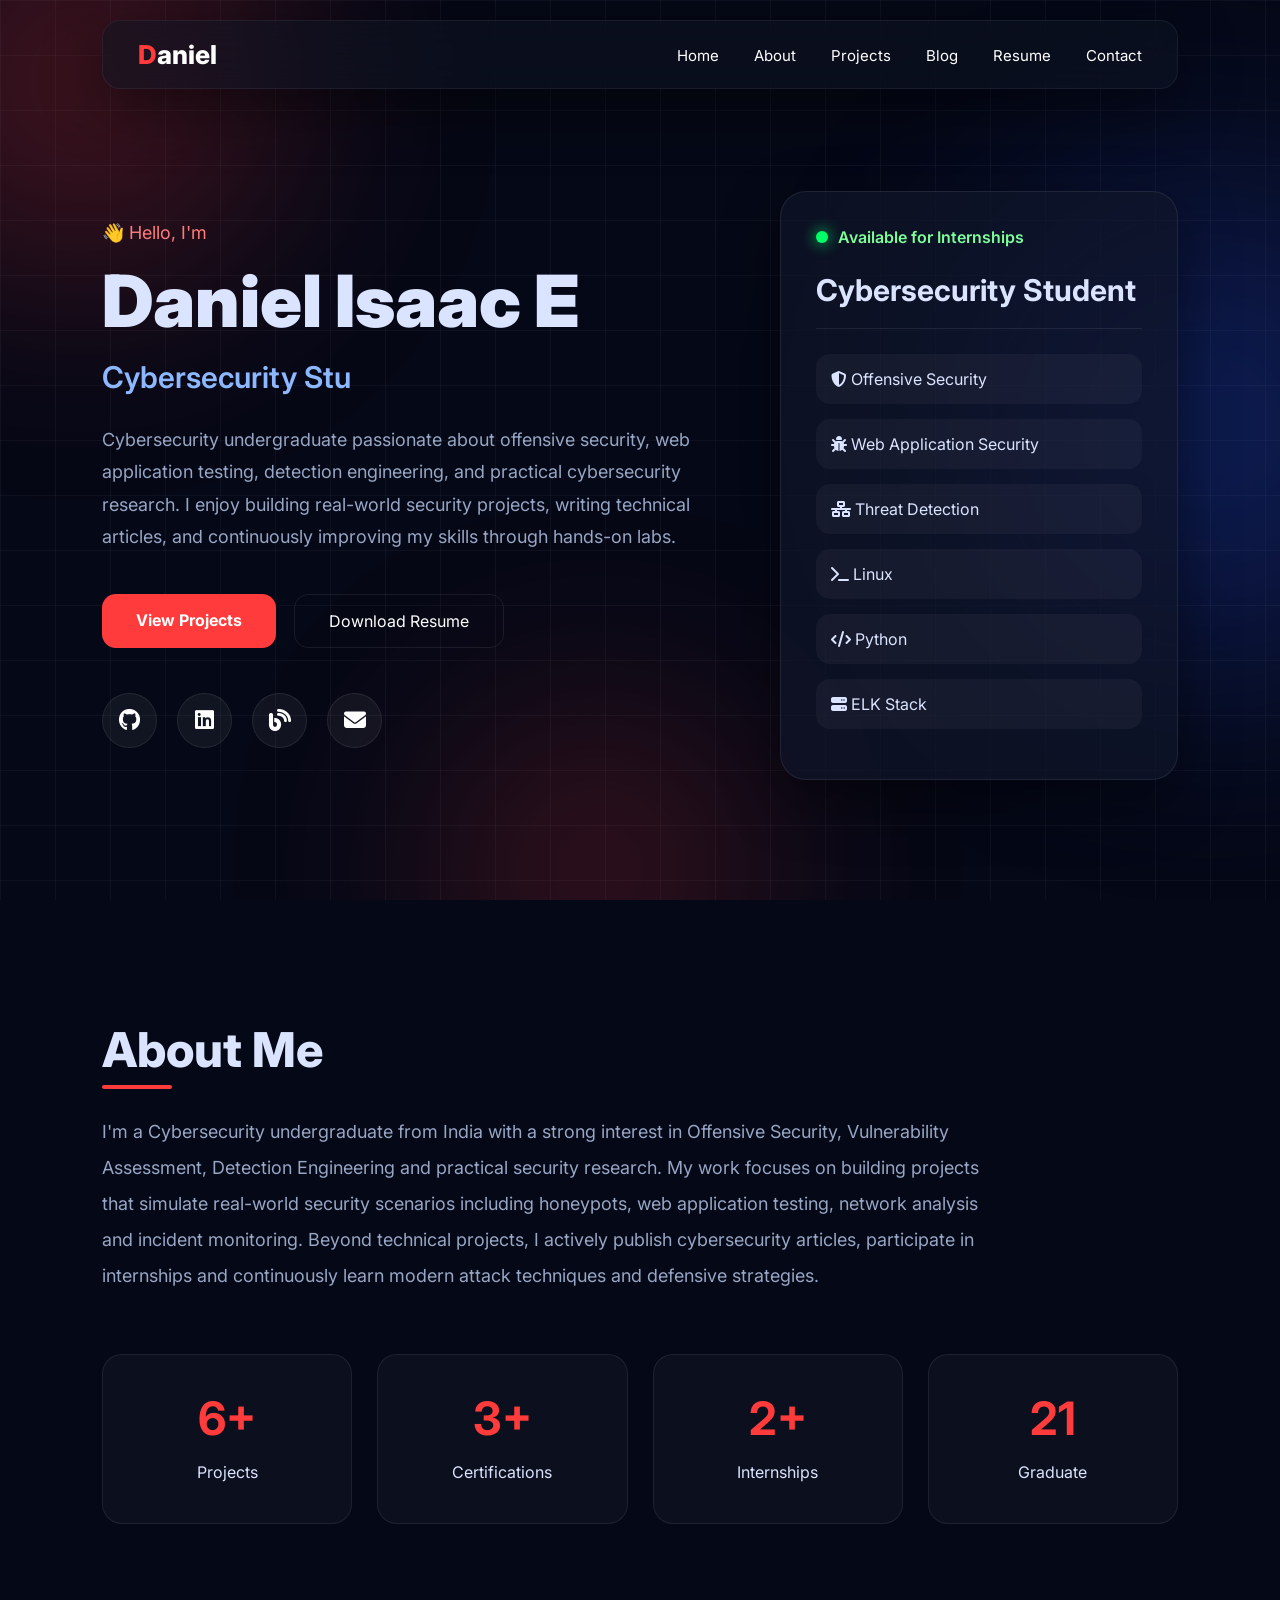
<file: index.html>
<!DOCTYPE html>
<html lang="en">

<head>

<meta charset="UTF-8">
<meta name="viewport" content="width=device-width, initial-scale=1.0">

<meta name="google-site-verification" content="sTrqC_Qj2gECZqpK-mZM0zkvtOZg_Ij6gbrSzOxez-8" />

<title>Daniel Isaac E | Cybersecurity Portfolio</title>

<meta name="description"
content="Daniel Isaac E - Cybersecurity student specializing in Offensive Security, Web Application Security, Threat Detection and Security Research.">

<meta name="keywords"
content="Cybersecurity, Penetration Testing, Ethical Hacking, Burp Suite, Nmap, ELK Stack, Raspberry Pi, Daniel Isaac">

<meta name="author"
content="Daniel Isaac E">

<meta property="og:title"
content="Daniel Isaac E | Cybersecurity Portfolio">

<meta property="og:description"
content="Cybersecurity Portfolio showcasing projects, blogs, certifications and research.">

<meta property="og:type"
content="website">

<meta name="theme-color"
content="#0d1117">

<link rel="stylesheet"
href="assets/css/style.css">

<link rel="preconnect"
href="https://fonts.googleapis.com">

<link rel="preconnect"
href="https://fonts.gstatic.com"
crossorigin>

<link href="https://fonts.googleapis.com/css2?family=Inter:wght@300;400;500;600;700;800;900&display=swap"
rel="stylesheet">

<link rel="stylesheet"
href="https://cdnjs.cloudflare.com/ajax/libs/font-awesome/6.7.2/css/all.min.css">

</head>

<body>

<!-- Loading Screen -->

<div id="loader">

<div class="loader-logo">

D

</div>

<p>Loading Portfolio...</p>

</div>

<!-- Progress Bar -->

<div id="progressBar"></div>

<!-- Background -->

<div class="background">

<div class="grid"></div>

<div class="glow glow1"></div>

<div class="glow glow2"></div>

<div class="glow glow3"></div>

</div>

<!-- Navigation -->

<header>

<nav class="navbar">

<div class="logo">

<span>D</span>aniel

</div>

<ul>

<li><a href="#home">Home</a></li>

<li><a href="#about">About</a></li>

<li><a href="projects.html">Projects</a></li>

<li><a href="blog.html">Blog</a></li>

<li><a href="resume.html">Resume</a></li>

<li><a href="#contact">Contact</a></li>

</ul>

<div class="menu-btn">

<i class="fa-solid fa-bars"></i>

</div>

</nav>

</header>

<!-- HERO -->

<section id="home"
class="hero">

<div class="hero-left">

<p class="small-title">

👋 Hello, I'm

</p>

<h1>

Daniel Isaac E

</h1>

<h2>

<span id="typing"></span>

</h2>

<p class="hero-text">

Cybersecurity undergraduate passionate about offensive security,
web application testing, detection engineering,
and practical cybersecurity research.

I enjoy building real-world security projects,
writing technical articles,
and continuously improving my skills through hands-on labs.

</p>

<div class="hero-buttons">

<a href="projects.html"
class="primary-btn">

View Projects

</a>

<a href="assets/Daniel Resume.pdf"
download
class="secondary-btn">

Download Resume

</a>

</div>

<div class="socials">

<a href="https://github.com/Daniel-Isaac-E"
target="_blank">

<i class="fab fa-github"></i>

</a>

<a href="https://www.linkedin.com/in/daniel-isaac-e/"
target="_blank">

<i class="fab fa-linkedin"></i>

</a>

<a href="https://danielisaace.hashnode.dev/"
target="_blank">

<i class="fa-solid fa-blog"></i>

</a>

<a href="mailto:connectme.daniel@gmail.com">

<i class="fa-solid fa-envelope"></i>

</a>

</div>

</div>

<div class="hero-right">

<div class="hero-card">

<div class="status">

<div class="dot"></div>

Available for Internships

</div>

<h3>

Cybersecurity Student

</h3>

<div class="line"></div>

<div class="skill">

<i class="fa-solid fa-shield-halved"></i>

Offensive Security

</div>

<div class="skill">

<i class="fa-solid fa-bug"></i>

Web Application Security

</div>

<div class="skill">

<i class="fa-solid fa-network-wired"></i>

Threat Detection

</div>

<div class="skill">

<i class="fa-solid fa-terminal"></i>

Linux

</div>

<div class="skill">

<i class="fa-solid fa-code"></i>

Python

</div>

<div class="skill">

<i class="fa-solid fa-server"></i>

ELK Stack

</div>

</div>

</div>

</section>

<!-- ABOUT -->

<section
id="about"
class="about">

<h2>

About Me

</h2>

<p>

I'm a Cybersecurity undergraduate from India with a strong interest
in Offensive Security, Vulnerability Assessment,
Detection Engineering and practical security research.

My work focuses on building projects that simulate real-world
security scenarios including honeypots,
web application testing,
network analysis and incident monitoring.

Beyond technical projects,
I actively publish cybersecurity articles,
participate in internships
and continuously learn modern attack techniques
and defensive strategies.

</p>

<div class="stats">

<div>

<h3>6+</h3>

<p>Projects</p>

</div>

<div>

<h3>3+</h3>

<p>Certifications</p>

</div>

<div>

<h3>2+</h3>

<p>Internships</p>

</div>

<div>

<h3>2026</h3>

<p>Graduate</p>

</div>

</div>

</section>

<script src="assets/js/script.js"></script>

</body>

</html>
</file>
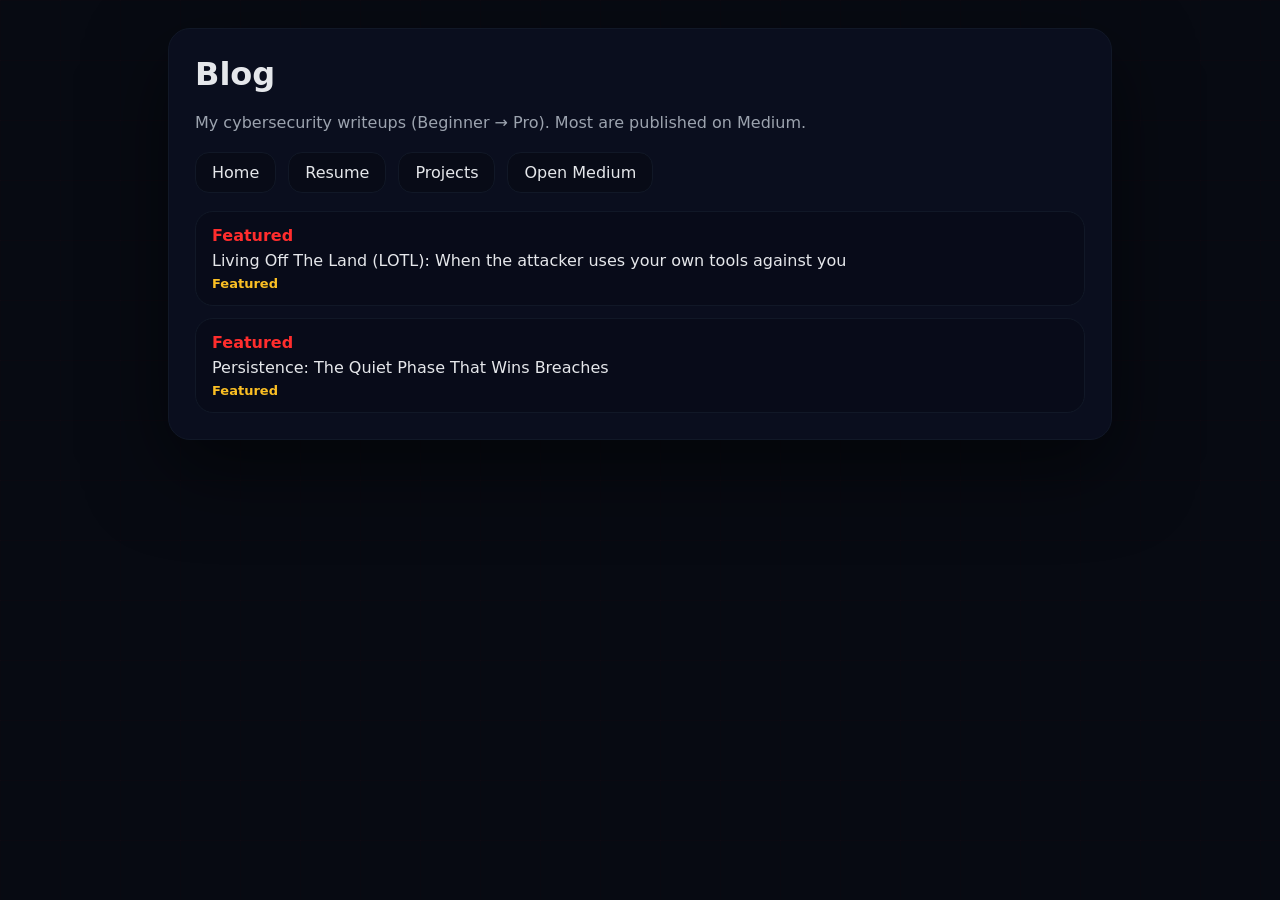
<file: blog.html>
<!doctype html>
<html lang="en">
<head>
<meta charset="UTF-8" />
<meta name="viewport" content="width=device-width, initial-scale=1.0" />
<title>Blog | Daniel Isaac E</title>

<style>
:root{
  --bg:#070a12; --card:#0b1020; --line:#111827;
  --text:#e5e7eb; --muted:#9ca3af; --red:#ff2d2d;
}
*{box-sizing:border-box}
body{margin:0;font-family:system-ui;background:var(--bg);color:var(--text);overflow-x:hidden}
.gridbg{
  position:fixed; inset:0; z-index:-1;
  background-image:
    linear-gradient(rgba(255,45,45,.10) 1px, transparent 1px),
    linear-gradient(90deg, rgba(255,45,45,.07) 1px, transparent 1px);
  background-size: 60px 60px;
  opacity:.18;
  animation: drift 18s linear infinite;
}
@keyframes drift{to{transform:translate3d(-60px,-60px,0)}}

.wrap{max-width:1000px;margin:auto;padding:28px}
.card{
  background:rgba(11,16,32,.92);
  border:1px solid var(--line);
  border-radius:22px;
  padding:26px;
  box-shadow:0 30px 80px rgba(0,0,0,.5);
}
.nav{display:flex;gap:12px;flex-wrap:wrap;margin:14px 0 18px}
a.btn{
  padding:10px 16px;border-radius:14px;
  border:1px solid var(--line);
  text-decoration:none;color:var(--text);
  background:rgba(0,0,0,.25);
  transition:.25s;
}
a.btn:hover{border-color:var(--red);transform:translateY(-2px)}
h1{margin:0}
p{color:var(--muted);line-height:1.7}
.list{margin-top:16px;display:grid;gap:12px}
.post{
  border:1px solid var(--line);
  border-radius:18px;
  padding:14px 16px;
  background:rgba(0,0,0,.18);
}
.post b{color:var(--red)}
.post a{color:var(--text);text-decoration:none}
.post a:hover{text-decoration:underline}
.small{color:var(--muted);font-size:13px;margin-top:6px}
.bad{color:#fbbf24;font-weight:700}
</style>
</head>

<body>
<div class="gridbg"></div>

<div class="wrap">
  <div class="card">
    <h1>Blog</h1>
    <p>My cybersecurity writeups (Beginner → Pro). Most are published on Medium.</p>

    <div class="nav">
      <a class="btn" href="/">Home</a>
      <a class="btn" href="/resume.html">Resume</a>
      <a class="btn" href="/projects.html">Projects</a>
      <a class="btn" href="https://danielisaace.medium.com/" target="_blank">Open Medium</a>
    </div>

    <div class="list" id="posts">
      <div class="post">
        <b>Loading latest posts…</b>
        <div class="small">If this takes too long, Medium feed may be blocked (fallback will appear).</div>
      </div>
    </div>
  </div>
</div>

<script>
// ✅ Reliable fallback posts (always show even if RSS is blocked)
const fallback = [
  {
    title: "Living Off The Land (LOTL): When the attacker uses your own tools against you",
    url: "https://danielisaace.medium.com/living-off-the-land-lotl-when-the-attacker-uses-your-own-tools-against-you-6a2abde89d28",
    note: "Featured"
  },
  {
    title: "Persistence: The Quiet Phase That Wins Breaches",
    url: "https://danielisaace.medium.com/persistence-the-quiet-phase-that-wins-breaches-fbbe7357bd81",
    note: "Featured"
  }
];

function showPosts(items, label="Latest") {
  const box = document.getElementById("posts");
  box.innerHTML = "";
  items.forEach(p => {
    const div = document.createElement("div");
    div.className = "post";
    div.innerHTML = `
      <div><b>${label}</b></div>
      <div style="margin-top:6px;">
        <a href="${p.url}" target="_blank">${p.title}</a>
      </div>
      <div class="small">${p.note ? `<span class="bad">${p.note}</span>` : ""}</div>
    `;
    box.appendChild(div);
  });
}

// Try RSS via a public RSS->JSON service (may work, if blocked fallback is used)
async function loadRSS() {
  try {
    const feedUrl = encodeURIComponent("https://medium.com/feed/@danielisaace");
    const api = `https://api.rss2json.com/v1/api.json?rss_url=${feedUrl}`;
    const res = await fetch(api);
    const data = await res.json();

    if (!data || !data.items || data.items.length === 0) throw new Error("No items");

    const latest = data.items.slice(0, 6).map(x => ({
      title: x.title,
      url: x.link,
      note: x.pubDate ? ("Published: " + x.pubDate.split(" ")[0]) : ""
    }));

    showPosts(latest, "Latest");
  } catch (e) {
    // fallback always works
    showPosts(fallback, "Featured");
  }
}

loadRSS();
</script>
</body>
</html>
</file>
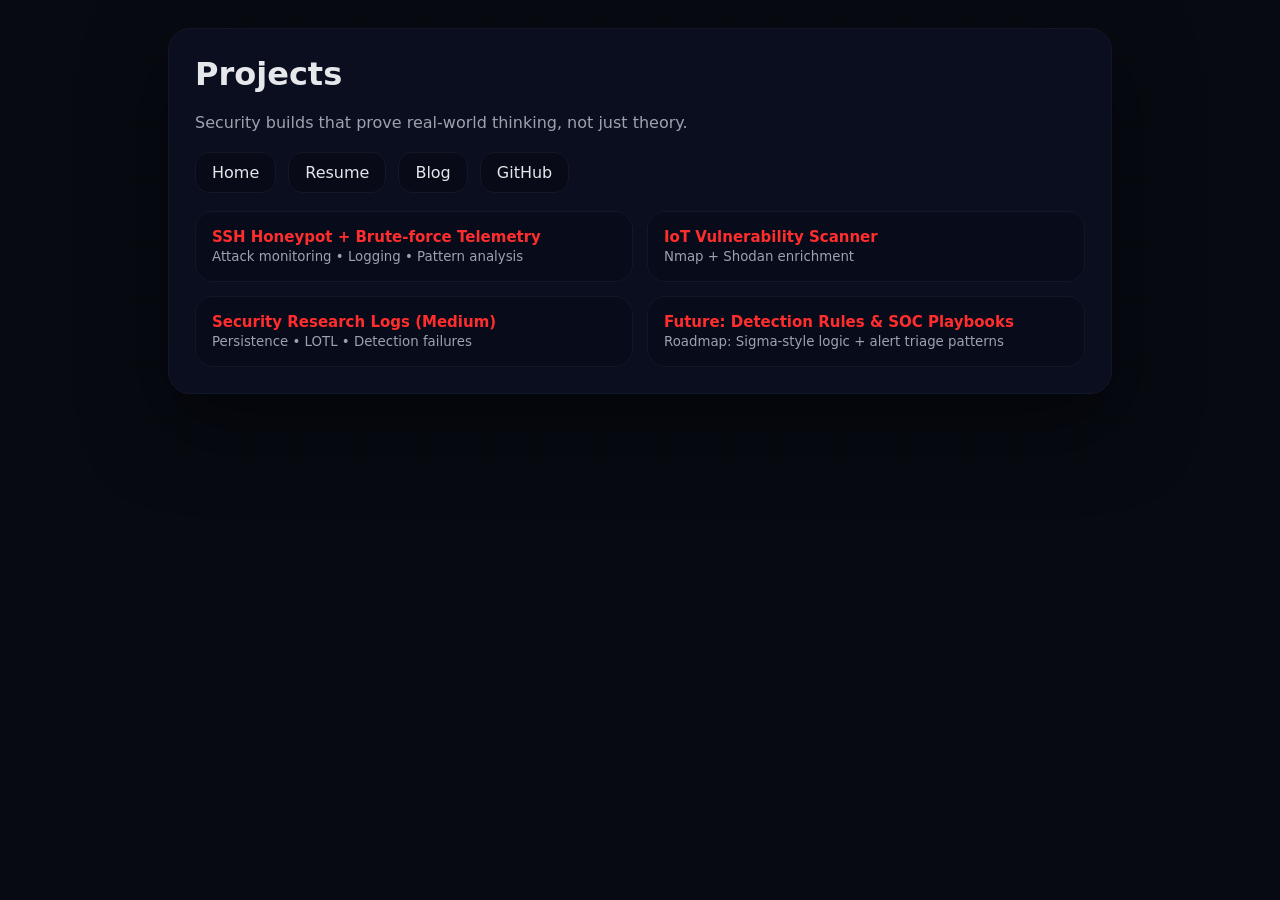
<file: projects.html>
<!doctype html>
<html lang="en">
<head>
<meta charset="UTF-8" />
<meta name="viewport" content="width=device-width, initial-scale=1.0" />
<title>Projects | Daniel Isaac E</title>

<style>
:root{
  --bg:#070a12; --card:#0b1020; --line:#111827;
  --text:#e5e7eb; --muted:#9ca3af; --red:#ff2d2d;
}
*{box-sizing:border-box}
body{margin:0;font-family:system-ui;background:var(--bg);color:var(--text);overflow-x:hidden}
.gridbg{
  position:fixed; inset:0; z-index:-1;
  background-image:
    linear-gradient(rgba(255,45,45,.10) 1px, transparent 1px),
    linear-gradient(90deg, rgba(255,45,45,.07) 1px, transparent 1px);
  background-size: 60px 60px;
  opacity:.18;
  animation: drift 18s linear infinite;
}
@keyframes drift{to{transform:translate3d(-60px,-60px,0)}}

.wrap{max-width:1000px;margin:auto;padding:28px}
.card{
  background:rgba(11,16,32,.92);
  border:1px solid var(--line);
  border-radius:22px;
  padding:26px;
  box-shadow:0 30px 80px rgba(0,0,0,.5);
}
.nav{display:flex;gap:12px;flex-wrap:wrap;margin:14px 0 18px}
a.btn{
  padding:10px 16px;border-radius:14px;
  border:1px solid var(--line);
  text-decoration:none;color:var(--text);
  background:rgba(0,0,0,.25);
  transition:.25s;
}
a.btn:hover{border-color:var(--red);transform:translateY(-2px)}
h1{margin:0}
p{color:var(--muted);line-height:1.7}
.grid{display:grid;grid-template-columns:repeat(2,1fr);gap:14px;margin-top:16px}
.proj{
  border:1px solid var(--line);
  background:rgba(0,0,0,.18);
  border-radius:18px;
  padding:16px;
  transition:.25s;
}
.proj:hover{border-color:rgba(255,45,45,.5);transform:translateY(-2px)}
.proj h3{margin:0;color:var(--red);font-size:15px}
.proj small{color:var(--muted)}
@media(max-width:900px){.grid{grid-template-columns:1fr}}
</style>
</head>

<body>
<div class="gridbg"></div>

<div class="wrap">
  <div class="card">
    <h1>Projects</h1>
    <p>Security builds that prove real-world thinking, not just theory.</p>

    <div class="nav">
      <a class="btn" href="/">Home</a>
      <a class="btn" href="/resume.html">Resume</a>
      <a class="btn" href="/blog.html">Blog</a>
      <a class="btn" href="https://github.com/Daniel-Isaac-E" target="_blank">GitHub</a>
    </div>

    <div class="grid">
      <div class="proj">
        <h3>SSH Honeypot + Brute-force Telemetry</h3>
        <small>Attack monitoring • Logging • Pattern analysis</small>
      </div>

      <div class="proj">
        <h3>IoT Vulnerability Scanner</h3>
        <small>Nmap + Shodan enrichment</small>
      </div>

      <div class="proj">
        <h3>Security Research Logs (Medium)</h3>
        <small>Persistence • LOTL • Detection failures</small>
      </div>

      <div class="proj">
        <h3>Future: Detection Rules & SOC Playbooks</h3>
        <small>Roadmap: Sigma-style logic + alert triage patterns</small>
      </div>
    </div>
  </div>
</div>
</body>
</html>
</file>
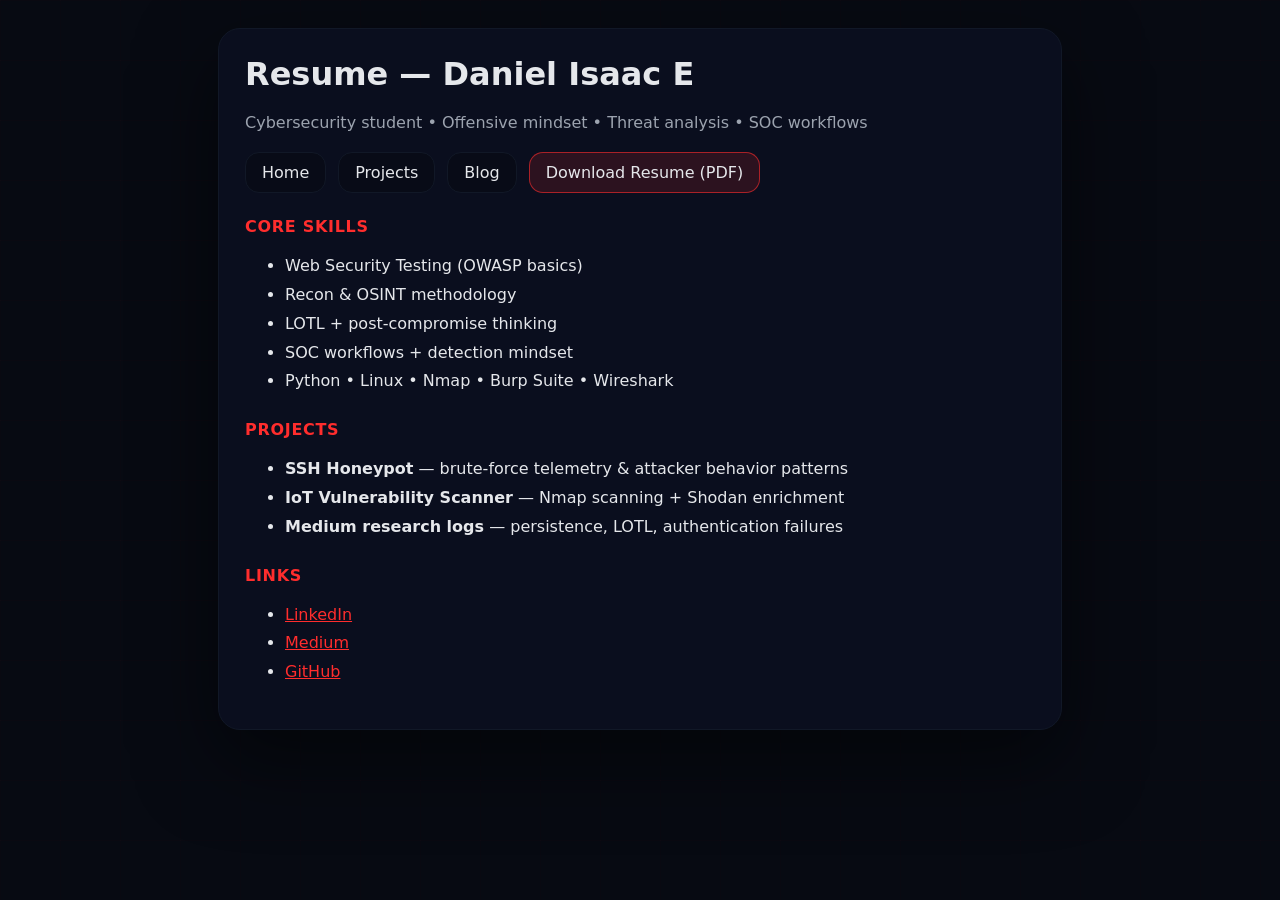
<file: resume.html>
<!doctype html>
<html lang="en">
<head>
<meta charset="UTF-8" />
<meta name="viewport" content="width=device-width, initial-scale=1.0" />
<title>Resume | Daniel Isaac E</title>

<style>
:root{
  --bg:#070a12; --card:#0b1020; --line:#111827;
  --text:#e5e7eb; --muted:#9ca3af; --red:#ff2d2d;
}
*{box-sizing:border-box}
body{
  margin:0;font-family:system-ui;
  background:var(--bg);
  color:var(--text);
  overflow-x:hidden;
}
.gridbg{
  position:fixed; inset:0; z-index:-1;
  background-image:
    linear-gradient(rgba(255,45,45,.10) 1px, transparent 1px),
    linear-gradient(90deg, rgba(255,45,45,.07) 1px, transparent 1px);
  background-size: 60px 60px;
  opacity:.18;
  animation: drift 18s linear infinite;
}
@keyframes drift{to{transform:translate3d(-60px,-60px,0)}}

.wrap{max-width:900px;margin:auto;padding:28px}
.card{
  background:rgba(11,16,32,.92);
  border:1px solid var(--line);
  border-radius:22px;
  padding:26px;
  box-shadow:0 30px 80px rgba(0,0,0,.5);
}
h1{margin:0}
p{color:var(--muted);line-height:1.7}
h2{color:var(--red);margin-top:24px;margin-bottom:8px;font-size:16px;letter-spacing:.7px;text-transform:uppercase}
ul{line-height:1.8;color:var(--text)}
.nav{display:flex;gap:12px;flex-wrap:wrap;margin-top:14px}
a.btn{
  padding:10px 16px;border-radius:14px;
  border:1px solid var(--line);
  text-decoration:none;color:var(--text);
  background:rgba(0,0,0,.25);
  transition:.25s;
}
a.btn:hover{border-color:var(--red);transform:translateY(-2px)}
a.download{
  background:rgba(255,45,45,.14);
  border-color:rgba(255,45,45,.6);
}
</style>
</head>

<body>
<div class="gridbg"></div>

<div class="wrap">
  <div class="card">
    <h1>Resume — Daniel Isaac E</h1>
    <p>Cybersecurity student • Offensive mindset • Threat analysis • SOC workflows</p>

    <div class="nav">
      <a class="btn" href="/">Home</a>
      <a class="btn" href="/projects.html">Projects</a>
      <a class="btn" href="/blog.html">Blog</a>
      <a class="btn download" href="/assets/Daniel_Isaac_E_Resume.pdf" download>Download Resume (PDF)</a>
    </div>

    <h2>Core Skills</h2>
    <ul>
      <li>Web Security Testing (OWASP basics)</li>
      <li>Recon & OSINT methodology</li>
      <li>LOTL + post-compromise thinking</li>
      <li>SOC workflows + detection mindset</li>
      <li>Python • Linux • Nmap • Burp Suite • Wireshark</li>
    </ul>

    <h2>Projects</h2>
    <ul>
      <li><b>SSH Honeypot</b> — brute-force telemetry & attacker behavior patterns</li>
      <li><b>IoT Vulnerability Scanner</b> — Nmap scanning + Shodan enrichment</li>
      <li><b>Medium research logs</b> — persistence, LOTL, authentication failures</li>
    </ul>

    <h2>Links</h2>
    <ul>
      <li><a href="https://www.linkedin.com/in/daniel-isaac-e/" target="_blank" style="color:var(--red)">LinkedIn</a></li>
      <li><a href="https://danielisaace.medium.com/" target="_blank" style="color:var(--red)">Medium</a></li>
      <li><a href="https://github.com/Daniel-Isaac-E" target="_blank" style="color:var(--red)">GitHub</a></li>
    </ul>
  </div>
</div>
</body>
</html>
</file>
<file: assets/css/style.css>
/* ===================================================
   Daniel Isaac E Portfolio v2
   Part 1
=================================================== */

:root{

--bg:#050816;
--bg2:#0b1020;
--card:rgba(16,22,41,.72);

--white:#ffffff;
--text:#dbe4ff;
--muted:#97a6c4;

--primary:#ff3b3b;
--secondary:#5b8cff;

--border:rgba(255,255,255,.08);

--shadow:0 20px 60px rgba(0,0,0,.45);

--radius:22px;

}

*{
margin:0;
padding:0;
box-sizing:border-box;
scroll-behavior:smooth;
}

html{
scroll-behavior:smooth;
}

body{

font-family:'Inter',sans-serif;

background:var(--bg);

color:var(--text);

overflow-x:hidden;

}

/* ===========================
Background
=========================== */

.background{

position:fixed;

inset:0;

z-index:-10;

overflow:hidden;

}

.grid{

position:absolute;

width:100%;

height:100%;

background-image:

linear-gradient(rgba(255,255,255,.04) 1px, transparent 1px),

linear-gradient(90deg,rgba(255,255,255,.04) 1px,transparent 1px);

background-size:55px 55px;

animation:gridMove 20s linear infinite;

}

@keyframes gridMove{

0%{

transform:translate(0,0);

}

100%{

transform:translate(-55px,-55px);

}

}

.glow{

position:absolute;

border-radius:50%;

filter:blur(120px);

opacity:.25;

}

.glow1{

width:400px;

height:400px;

background:#ff3b3b;

top:-120px;

left:-120px;

animation:float1 8s ease-in-out infinite;

}

.glow2{

width:500px;

height:500px;

background:#2957ff;

right:-180px;

top:20%;

animation:float2 12s ease-in-out infinite;

}

.glow3{

width:300px;

height:300px;

background:#ff3b3b;

bottom:-120px;

left:35%;

animation:float3 10s ease-in-out infinite;

}

@keyframes float1{

50%{

transform:translateY(50px);

}

}

@keyframes float2{

50%{

transform:translateX(-80px);

}

}

@keyframes float3{

50%{

transform:translateY(-60px);

}

}

/* ===========================
Loader
=========================== */

#loader{

position:fixed;

inset:0;

background:#050816;

display:flex;

justify-content:center;

align-items:center;

flex-direction:column;

gap:20px;

z-index:99999;

transition:.8s;

}

.loader-logo{

width:90px;

height:90px;

border-radius:50%;

display:flex;

justify-content:center;

align-items:center;

font-size:34px;

font-weight:800;

background:linear-gradient(135deg,#ff3b3b,#ff7b7b);

color:white;

animation:pulse 1.6s infinite;

}

#loader p{

color:white;

letter-spacing:2px;

font-size:15px;

}

@keyframes pulse{

50%{

transform:scale(1.1);

}

}

/* ===========================
Progress Bar
=========================== */

#progressBar{

position:fixed;

top:0;

left:0;

height:4px;

width:0%;

background:#ff3b3b;

z-index:9999;

}

/* ===========================
Navigation
=========================== */

header{

position:fixed;

top:0;

left:0;

width:100%;

padding:20px 8%;

z-index:999;

}

.navbar{

display:flex;

justify-content:space-between;

align-items:center;

background:rgba(15,20,35,.55);

backdrop-filter:blur(18px);

border:1px solid rgba(255,255,255,.06);

padding:18px 35px;

border-radius:18px;

box-shadow:var(--shadow);

}

.logo{

font-size:26px;

font-weight:800;

color:white;

}

.logo span{

color:#ff3b3b;

}

.navbar ul{

display:flex;

list-style:none;

gap:35px;

}

.navbar a{

text-decoration:none;

color:white;

font-size:15px;

transition:.3s;

}

.navbar a:hover{

color:#ff3b3b;

}

.menu-btn{

display:none;

font-size:25px;

cursor:pointer;

}

/* ===========================
Hero
=========================== */

.hero{

min-height:100vh;

display:grid;

grid-template-columns:1.2fr .8fr;

align-items:center;

gap:80px;

padding:150px 8% 80px;

}

.small-title{

font-size:18px;

color:#ff7b7b;

margin-bottom:20px;

}

.hero h1{

font-size:72px;

font-weight:900;

line-height:1.05;

margin-bottom:20px;

}

.hero h2{

font-size:30px;

font-weight:600;

color:#8db8ff;

margin-bottom:25px;

min-height:40px;

}

.hero-text{

font-size:18px;

line-height:1.8;

color:var(--muted);

max-width:650px;

}

.hero-buttons{

display:flex;

gap:18px;

margin-top:40px;

flex-wrap:wrap;

}

.primary-btn{

background:#ff3b3b;

color:white;

padding:16px 34px;

border-radius:14px;

text-decoration:none;

font-weight:700;

transition:.35s;

}

.primary-btn:hover{

transform:translateY(-5px);

box-shadow:0 20px 35px rgba(255,59,59,.35);

}

.secondary-btn{

border:1px solid rgba(255,255,255,.08);

padding:16px 34px;

border-radius:14px;

color:white;

text-decoration:none;

transition:.35s;

}

.secondary-btn:hover{

background:white;

color:#050816;

}

.socials{

display:flex;

gap:20px;

margin-top:45px;

}

.socials a{

width:55px;

height:55px;

display:flex;

align-items:center;

justify-content:center;

border-radius:50%;

background:rgba(255,255,255,.05);

border:1px solid rgba(255,255,255,.08);

font-size:22px;

color:white;

transition:.3s;

text-decoration:none;

}

.socials a:hover{

background:#ff3b3b;

transform:translateY(-8px);

}

/* ===========================
Hero Card
=========================== */

.hero-card{

background:var(--card);

backdrop-filter:blur(25px);

border:1px solid rgba(255,255,255,.08);

border-radius:26px;

padding:35px;

box-shadow:var(--shadow);

animation:floatCard 6s ease-in-out infinite;

}

@keyframes floatCard{

50%{

transform:translateY(-12px);

}

}

.status{

display:flex;

align-items:center;

gap:10px;

margin-bottom:25px;

font-weight:600;

color:#7cff99;

}

.dot{

width:12px;

height:12px;

background:#00ff66;

border-radius:50%;

box-shadow:0 0 15px #00ff66;

}

.hero-card h3{

font-size:30px;

margin-bottom:20px;

}

.line{

height:1px;

background:rgba(255,255,255,.08);

margin-bottom:25px;

}

.skill{

padding:15px;

background:rgba(255,255,255,.04);

margin-bottom:15px;

border-radius:14px;

font-size:16px;

transition:.35s;

}

.skill:hover{

background:#ff3b3b;

transform:translateX(10px);

}
/* ===========================
ABOUT
=========================== */

.about{

padding:120px 8%;

max-width:1300px;

margin:auto;

}

.about h2{

font-size:48px;

margin-bottom:35px;

font-weight:800;

position:relative;

display:inline-block;

}

.about h2::after{

content:"";

position:absolute;

left:0;

bottom:-10px;

width:70px;

height:4px;

background:#ff3b3b;

border-radius:10px;

}

.about p{

font-size:18px;

line-height:2;

color:var(--muted);

max-width:900px;

margin-bottom:60px;

}

.stats{

display:grid;

grid-template-columns:repeat(4,1fr);

gap:25px;

}

.stats div{

background:rgba(255,255,255,.03);

border:1px solid rgba(255,255,255,.08);

padding:35px;

border-radius:20px;

text-align:center;

transition:.35s;

cursor:pointer;

}

.stats div:hover{

transform:translateY(-12px);

border-color:#ff3b3b;

box-shadow:0 20px 40px rgba(255,59,59,.18);

}

.stats h3{

font-size:46px;

color:#ff3b3b;

margin-bottom:10px;

}

.stats p{

margin:0;

font-size:16px;

color:var(--text);

}

/* ===========================
SECTION
=========================== */

section{

position:relative;

z-index:2;

}

/* ===========================
SCROLLBAR
=========================== */

::-webkit-scrollbar{

width:10px;

}

::-webkit-scrollbar-track{

background:#050816;

}

::-webkit-scrollbar-thumb{

background:#ff3b3b;

border-radius:20px;

}

/* ===========================
TEXT SELECTION
=========================== */

::selection{

background:#ff3b3b;

color:white;

}

/* ===========================
LINKS
=========================== */

a{

transition:.35s;

}

/* ===========================
RESPONSIVE
=========================== */

@media(max-width:1200px){

.hero{

grid-template-columns:1fr;

text-align:center;

}

.hero-text{

margin:auto;

}

.hero-buttons{

justify-content:center;

}

.socials{

justify-content:center;

}

.hero-card{

margin-top:50px;

}

.stats{

grid-template-columns:repeat(2,1fr);

}

}

@media(max-width:900px){

.navbar{

padding:16px 20px;

}

.navbar ul{

display:none;

}

.menu-btn{

display:block;

}

.hero{

padding-top:130px;

}

.hero h1{

font-size:54px;

}

.hero h2{

font-size:26px;

}

.hero-text{

font-size:17px;

}

.about{

padding:80px 7%;

}

.about h2{

font-size:38px;

}

.stats{

grid-template-columns:1fr;

}

}

@media(max-width:600px){

.hero h1{

font-size:42px;

}

.hero h2{

font-size:22px;

}

.primary-btn,

.secondary-btn{

width:100%;

text-align:center;

}

.hero-buttons{

flex-direction:column;

}

.socials{

flex-wrap:wrap;

}

.hero-card{

padding:25px;

}

}
</file>
